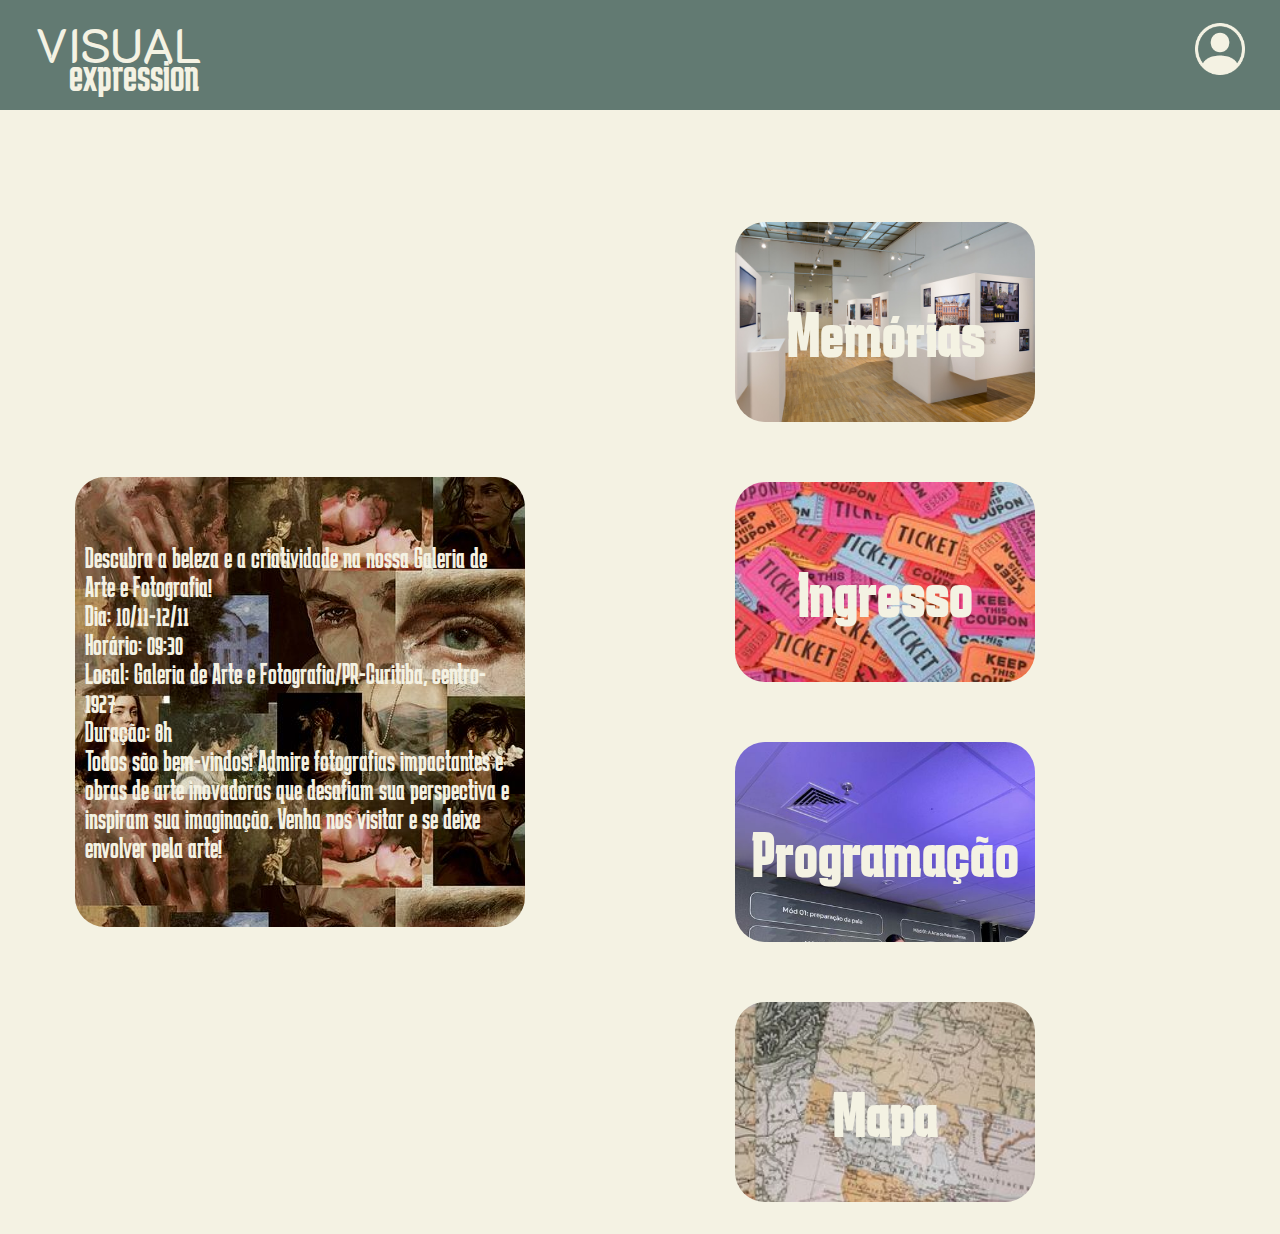
<file: index.html>
<!DOCTYPE html>
<html lang="pt-br">
<head>
    <meta charset="UTF-8">
    <meta name="viewport" content="width=device-width, initial-scale=1.0">
    <title>Visual Expression</title>
    <link rel="stylesheet" href="css/index.css">
</head>
<body>
    <nav class="menu">
        <div class="logo">
            <span>
                VISUAL
            </span>
            <span class="fonte">
                expression
            </span>
        </div>
            <span class="logo">
                <a href="perfil.html"><img src="img/perfil.png" alt=""></a>
            </span>
    </nav>

    <div class="quadrados">

        <div class="titulo">
            <p>Descubra a beleza e a criatividade na nossa Galeria de Arte e Fotografia!</p>  
            <p>Dia: 10/11-12/11</p>
            <p>Horário: 09:30</p>
            <p>Local: Galeria de Arte e Fotografia/PR-Curitiba, centro-1927</p>
            <p>Duração: 8h</p>
            <p>Todos são bem-vindos!
                Admire fotografias impactantes e obras de arte inovadoras que desafiam sua perspectiva e inspiram sua imaginação.
                Venha nos visitar e se deixe envolver pela arte!</p>
        </div>

        <section class="quadrados2">
                <a href="memorias.html">
                    <div class="mapa t">
                        <h1>Memórias</h1>
                    </div>
                </a>
                <a href="ingressos.html">
                    <div class="mapa y">
                        <h1>Ingresso</h1>
                    </div>
                </a>
                <a href="programacao.html">
                    <div class="mapa x">
                        <h1>Programação</h1>
                    </div>
                </a>
                <a href="mapa.html">
                    <div class="mapa z">
                        <h1>Mapa</h1>
                    </div>
                </a>
        </section>
    </div>
</body>
</html>
</file>
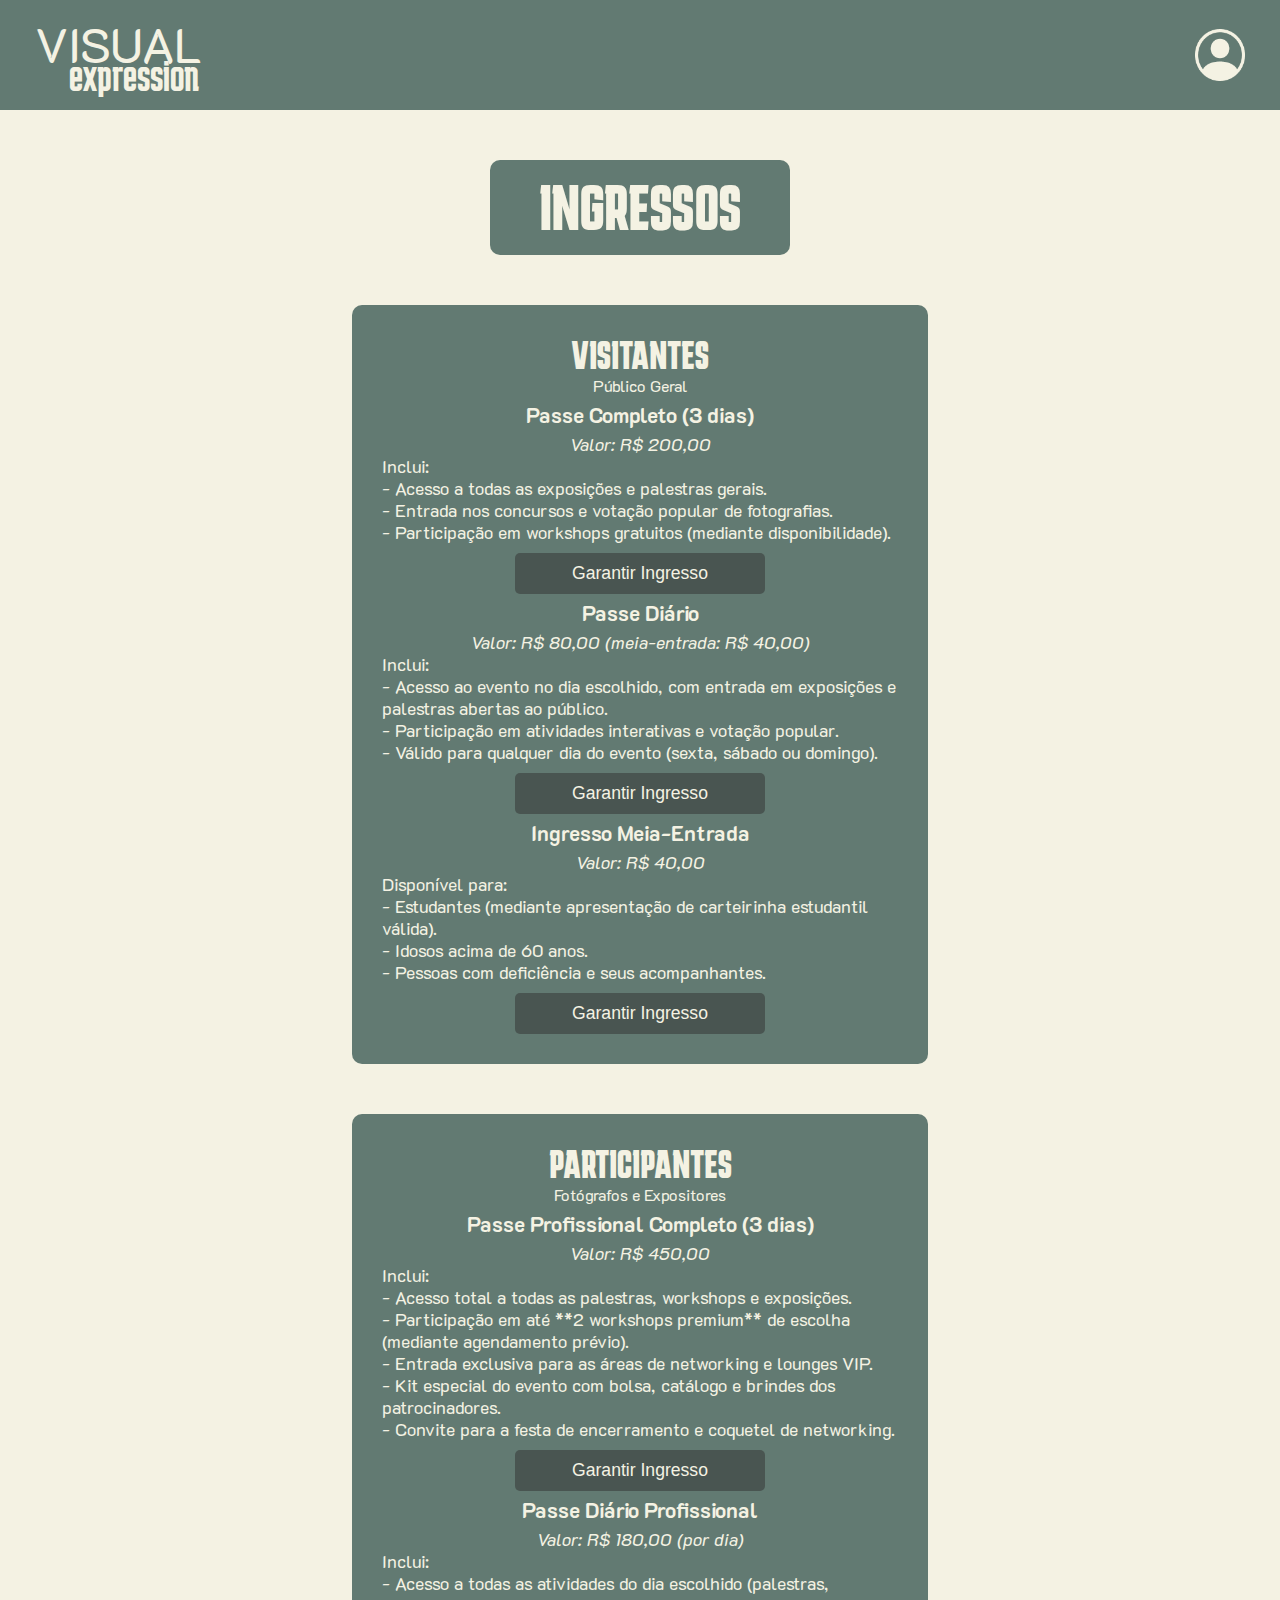
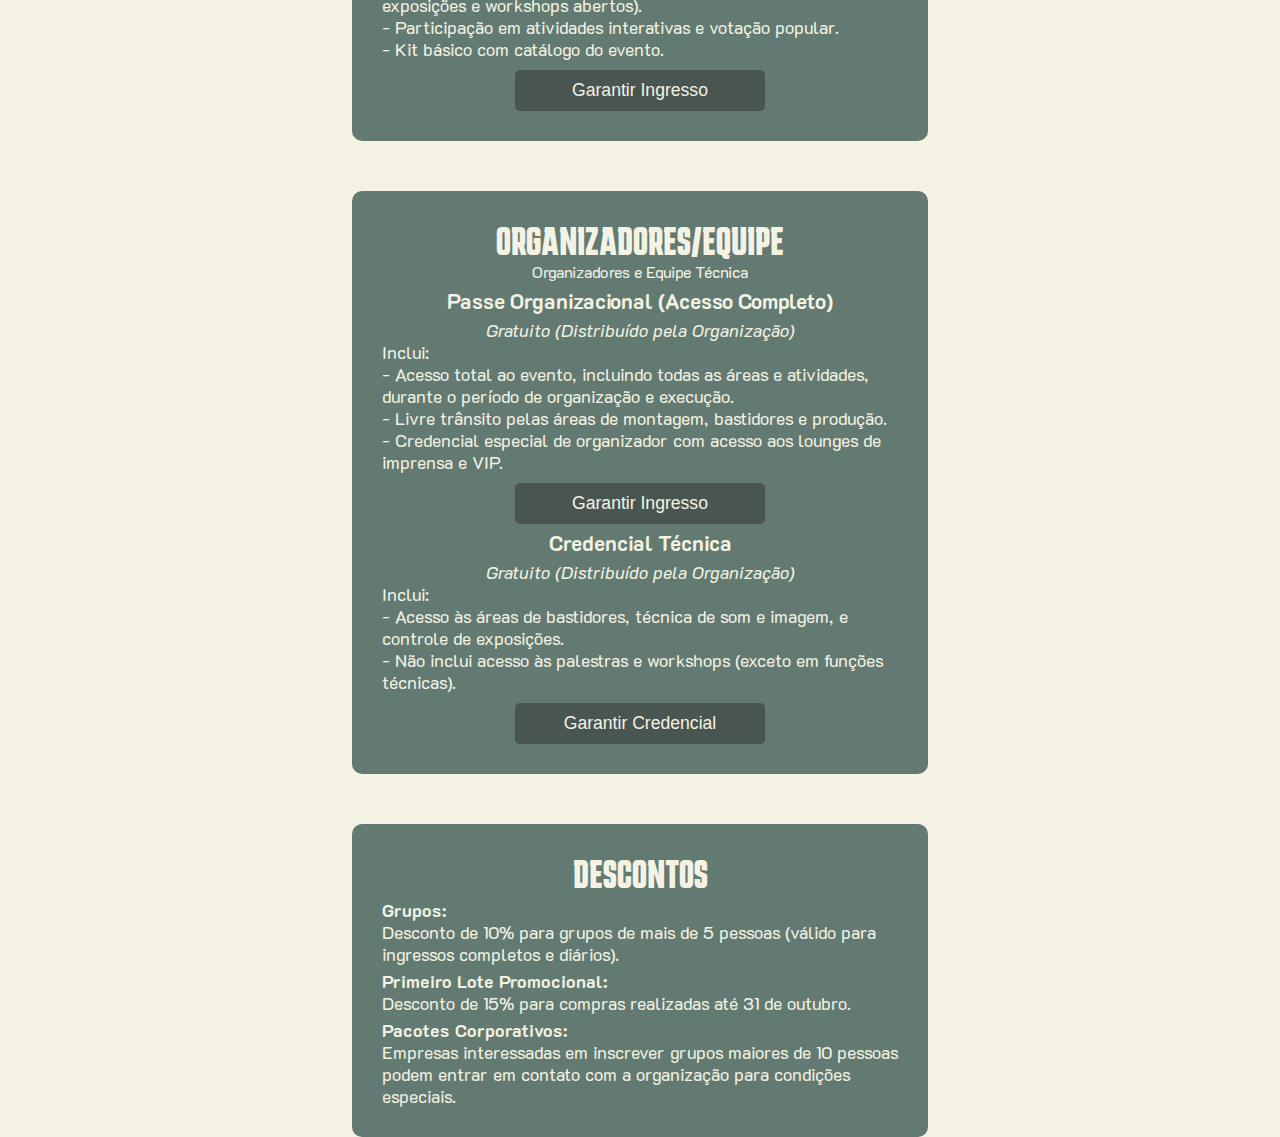
<file: ingressos.html>
<!DOCTYPE html>
<html lang="pt-br">
<head>
    <meta charset="UTF-8">
    <meta name="viewport" content="width=device-width, initial-scale=1.0">
    <title>Visual Expression - Ingressos</title>
    <link rel="stylesheet" href="css/ingressos.css">
</head>
<body>
    <nav class="menu">
        <a href="index.html">
            <div class="logo">
                <span>
                    VISUAL
                </span>
                <span class="fonte">
                    expression
                </span>
            </div>
            </a>
            <a href="perfil.html">
                <span class="logo">
                    <img src="img/perfil.png" alt="">
                </span>
            </a>
    </nav>

    <div class="contIngressos">
        <div class="titulo">
            <h1>INGRESSOS</h1>
        </div>
    </div>

    <div class="conteudo">
        <div class="visitante">
            <h2>VISITANTES</h2>
            <p>Público Geral</p>

            <p class="info">Passe Completo (3 dias)</p> 
            <div class="info2">
                <p>Valor: R$ 200,00 </p>
                <ul>Inclui: 
                    <li>- Acesso a todas as exposições e palestras gerais.</li>
                    <li>- Entrada nos concursos e votação popular de fotografias.</li>
                    <li>- Participação em workshops gratuitos (mediante disponibilidade).</li>
                </ul> 
                <div class="alinhaBtn">
                    <button class="btn" onclick="alert('Seu ingresso foi adquirido com sucesso!')">Garantir Ingresso</button>
                </div>
            </div>

            <p class="info">Passe Diário</p>  
            <div class="info2">
                <p>Valor: R$ 80,00 (meia-entrada: R$ 40,00)</p>  
                <ul>Inclui:   
                    <li>- Acesso ao evento no dia escolhido, com entrada em exposições e palestras abertas ao público.</li>   
                    <li>- Participação em atividades interativas e votação popular.</li>
                    <li>- Válido para qualquer dia do evento (sexta, sábado ou domingo).</li>
                </ul>
                <div class="alinhaBtn">
                    <button class="btn" onclick="alert('Seu ingresso foi adquirido com sucesso!')">Garantir Ingresso</button>
                </div>
            </div>

            <p class="info">Ingresso Meia-Entrada</p>  
            <div class="info2">
                <p>Valor: R$ 40,00</p>
                <ul>Disponível para:
                    <li>- Estudantes (mediante apresentação de carteirinha estudantil válida).</li>
                    <li>- Idosos acima de 60 anos.</li>
                    <li>- Pessoas com deficiência e seus acompanhantes.</li> 
                </ul>
                <div class="alinhaBtn">
                    <button class="btn" onclick="alert('Seu ingresso foi adquirido com sucesso!')">Garantir Ingresso</button>
                </div>
            </div> 
        </div>

        <div class="participante">
            <h2>PARTICIPANTES</h2>
            <p>Fotógrafos e Expositores</p>

            <p class="info">Passe Profissional Completo (3 dias)</p> 
            <div class="info2">
                <p>Valor: R$ 450,00</p>
                <ul>Inclui: 
                    <li>- Acesso total a todas as palestras, workshops e exposições.</li>
                    <li>- Participação em até **2 workshops premium** de escolha (mediante agendamento prévio).</li>
                    <li>- Entrada exclusiva para as áreas de networking e lounges VIP.</li>
                    <li>- Kit especial do evento com bolsa, catálogo e brindes dos patrocinadores.</li>
                    <li>- Convite para a festa de encerramento e coquetel de networking.</li>
                </ul> 
                <div class="alinhaBtn">
                    <button class="btn" onclick="alert('Seu ingresso foi adquirido com sucesso!')">Garantir Ingresso</button>
                </div>
            </div>

            <p class="info">Passe Diário Profissional</p>  
            <div class="info2">
                <p>Valor: R$ 180,00 (por dia)</p>  
                <ul>Inclui:   
                    <li>- Acesso a todas as atividades do dia escolhido (palestras, exposições e workshops abertos).</li>   
                    <li>- Participação em atividades interativas e votação popular.</li>
                    <li>- Kit básico com catálogo do evento.</li>
                </ul>
                <div class="alinhaBtn">
                    <button class="btn" onclick="alert('Seu ingresso foi adquirido com sucesso!')">Garantir Ingresso</button>
                </div>
            </div>
        </div>

        <div class="organizador">
            <h2>ORGANIZADORES/EQUIPE</h2>
            <p>Organizadores e Equipe Técnica</p>

            <p class="info">Passe Organizacional (Acesso Completo)</p> 
            <div class="info2">
                <p>Gratuito (Distribuído pela Organização)</p>
                <ul>Inclui: 
                    <li>- Acesso total ao evento, incluindo todas as áreas e atividades, durante o período de organização e execução.</li>
                    <li>- Livre trânsito pelas áreas de montagem, bastidores e produção.</li>
                    <li>- Credencial especial de organizador com acesso aos lounges de imprensa e VIP.</li>
                </ul> 
                <div class="alinhaBtn">
                    <button class="btn" onclick="alert('Seu ingresso foi adquirido com sucesso!')">Garantir Ingresso</button>
                </div>
            </div>

            <p class="info">Credencial Técnica</p>  
            <div class="info2">
                <p>Gratuito (Distribuído pela Organização)</p>  
                <ul>Inclui:   
                    <li>- Acesso às áreas de bastidores, técnica de som e imagem, e controle de exposições.</li>   
                    <li>- Não inclui acesso às palestras e workshops (exceto em funções técnicas).</li>
                </ul>
                <div class="alinhaBtn">
                    <button class="btn" onclick="alert('Sua credencial foi adquirida com sucesso!')">Garantir Credencial</button>
                </div>
            </div>
        </div>

        <div class="desconto">
            <h2>DESCONTOS</h2>  
            <div class="info2">
                <ul>Grupos:
                    <li>Desconto de 10% para grupos de mais de 5 pessoas (válido para ingressos completos e diários).</li>
                </ul>
                <ul>Primeiro Lote Promocional:
                    <li>Desconto de 15% para compras realizadas até 31 de outubro.</li>
                </ul>
                <ul>Pacotes Corporativos:
                    <li>Empresas interessadas em inscrever grupos maiores de 10 pessoas podem entrar em contato com a organização para condições especiais.</li>
                </ul>
        </div>
    </div>
</body>
</html>
</file>
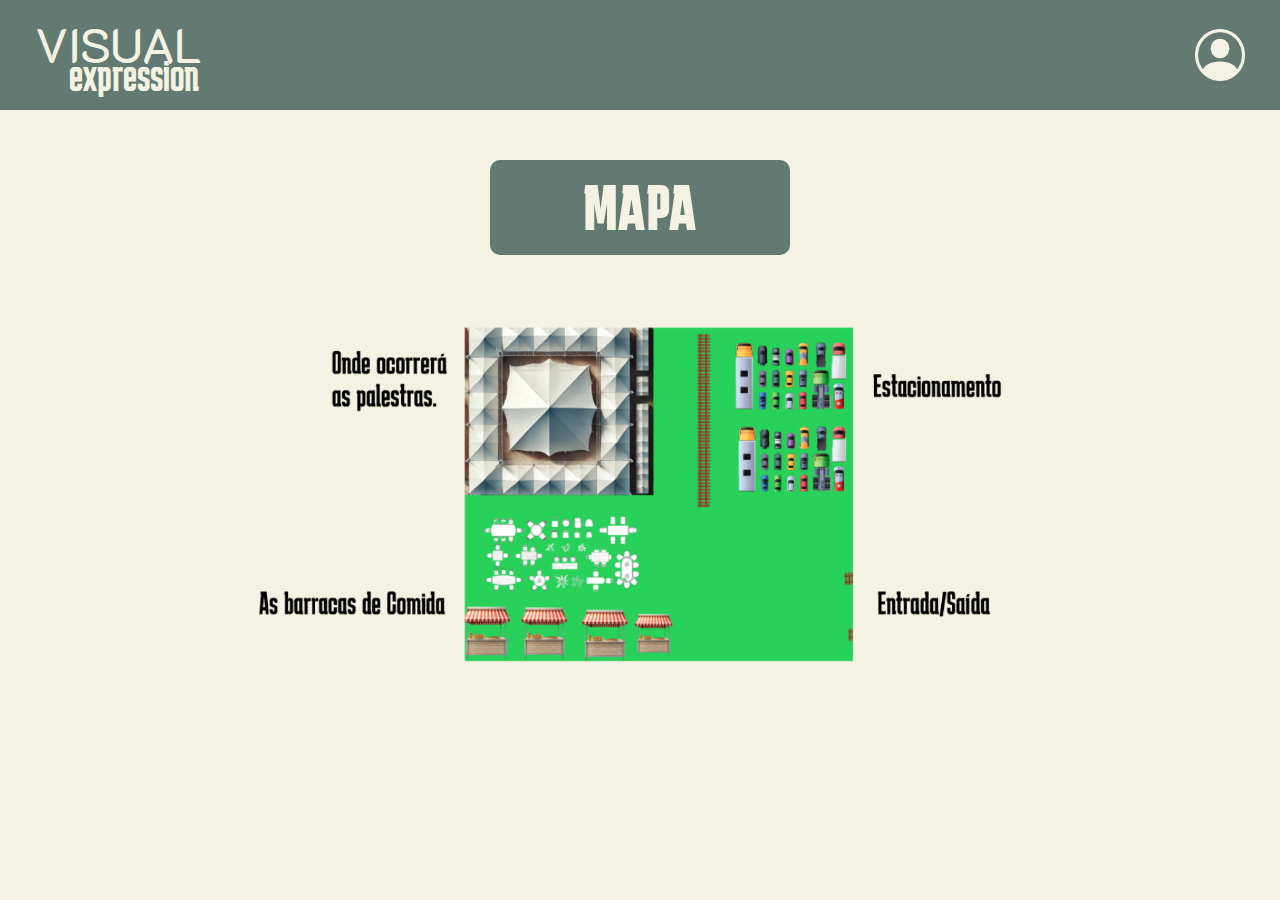
<file: mapa.html>
<!DOCTYPE html>
<html lang="en">
<head>
    <meta charset="UTF-8">
    <meta name="viewport" content="width=device-width, initial-scale=1.0">
    <title>Visual Expression - Mapa</title>
    <link rel="stylesheet" href="css/mapa.css">
</head>
<body>
    <nav class="menu">
        <a href="index.html">
        <div class="logo">
            <span>
                VISUAL
            </span>
            <span class="fonte">
                expression
            </span>
        </div>
        </a>
        <a href="perfil.html">
            <span class="logo">
                <img src="img/perfil.png" alt="">
            </span>
        </a>
    </nav>

    <div class="contMapa">
        <div class="titulo">
            <h1>MAPA</h1>
        </div>
    </div>

    <div class = "mapaeve">
        <img src="img/mapa.png" alt="">
    </div>
</body>
</html>
</file>
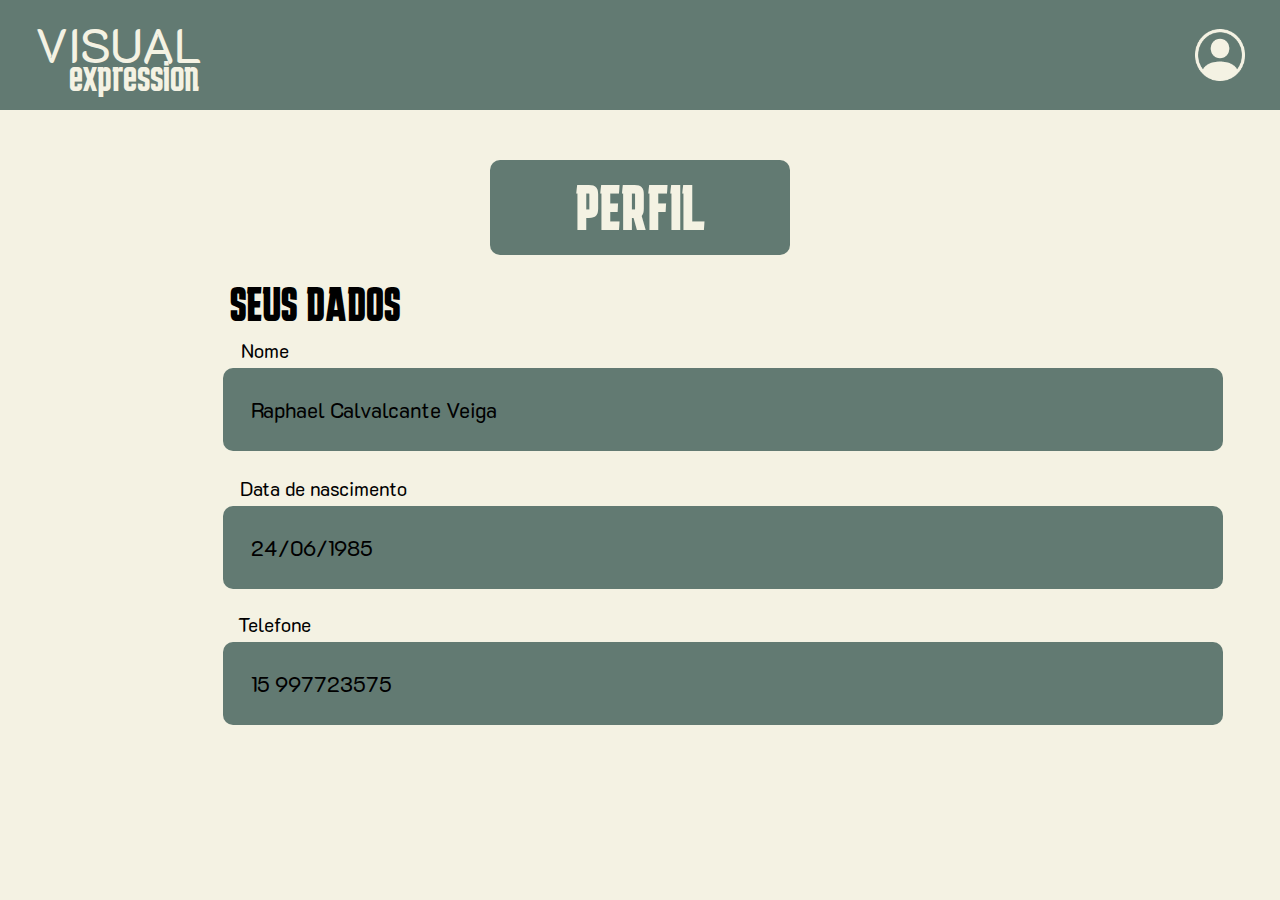
<file: perfil.html>
<!DOCTYPE html>
<html lang="en">
<head>
    <meta charset="UTF-8">
    <meta name="viewport" content="width=device-width, initial-scale=1.0">
    <title>Visual Expression - Perfil</title>
    <link rel="stylesheet" href="css/perfil.css">
</head>
<body>
    <nav class="menu">
        <a href="index.html">
            <div class="logo">
                <span>
                    VISUAL
                </span>
                <span class="fonte">
                    expression
                </span>
            </div>
            </a>
            <a href="perfil.html">
                <span class="logo">
                    <img src="img/perfil.png" alt="">
                </span>
            </a>
    </nav>

    <div class="contPerfil">
        <div class="titulo">
            <h1>PERFIL</h1>
        </div>
    </div>

    <div class="textobord">
        <h2>SEUS DADOS</h2>
    </div>

    <div>
        <div class="Nome"> Nome </div>
        <div class="borda2">
            <div class = "nomeinfo"> Raphael Calvalcante Veiga</div>
        </div>
        <div class = "InfoUm">Data de nascimento</div>
    </div>
    <div>
      <div class="borda3">
        <div class="Infodate">24/06/1985</div>
    </div> 
    <div class="DataNascimento"> Telefone</div>
    <div class = "borda4">
        <div class = "numero">15 997723575</div>
    </div>
</body>
</html>
</file>
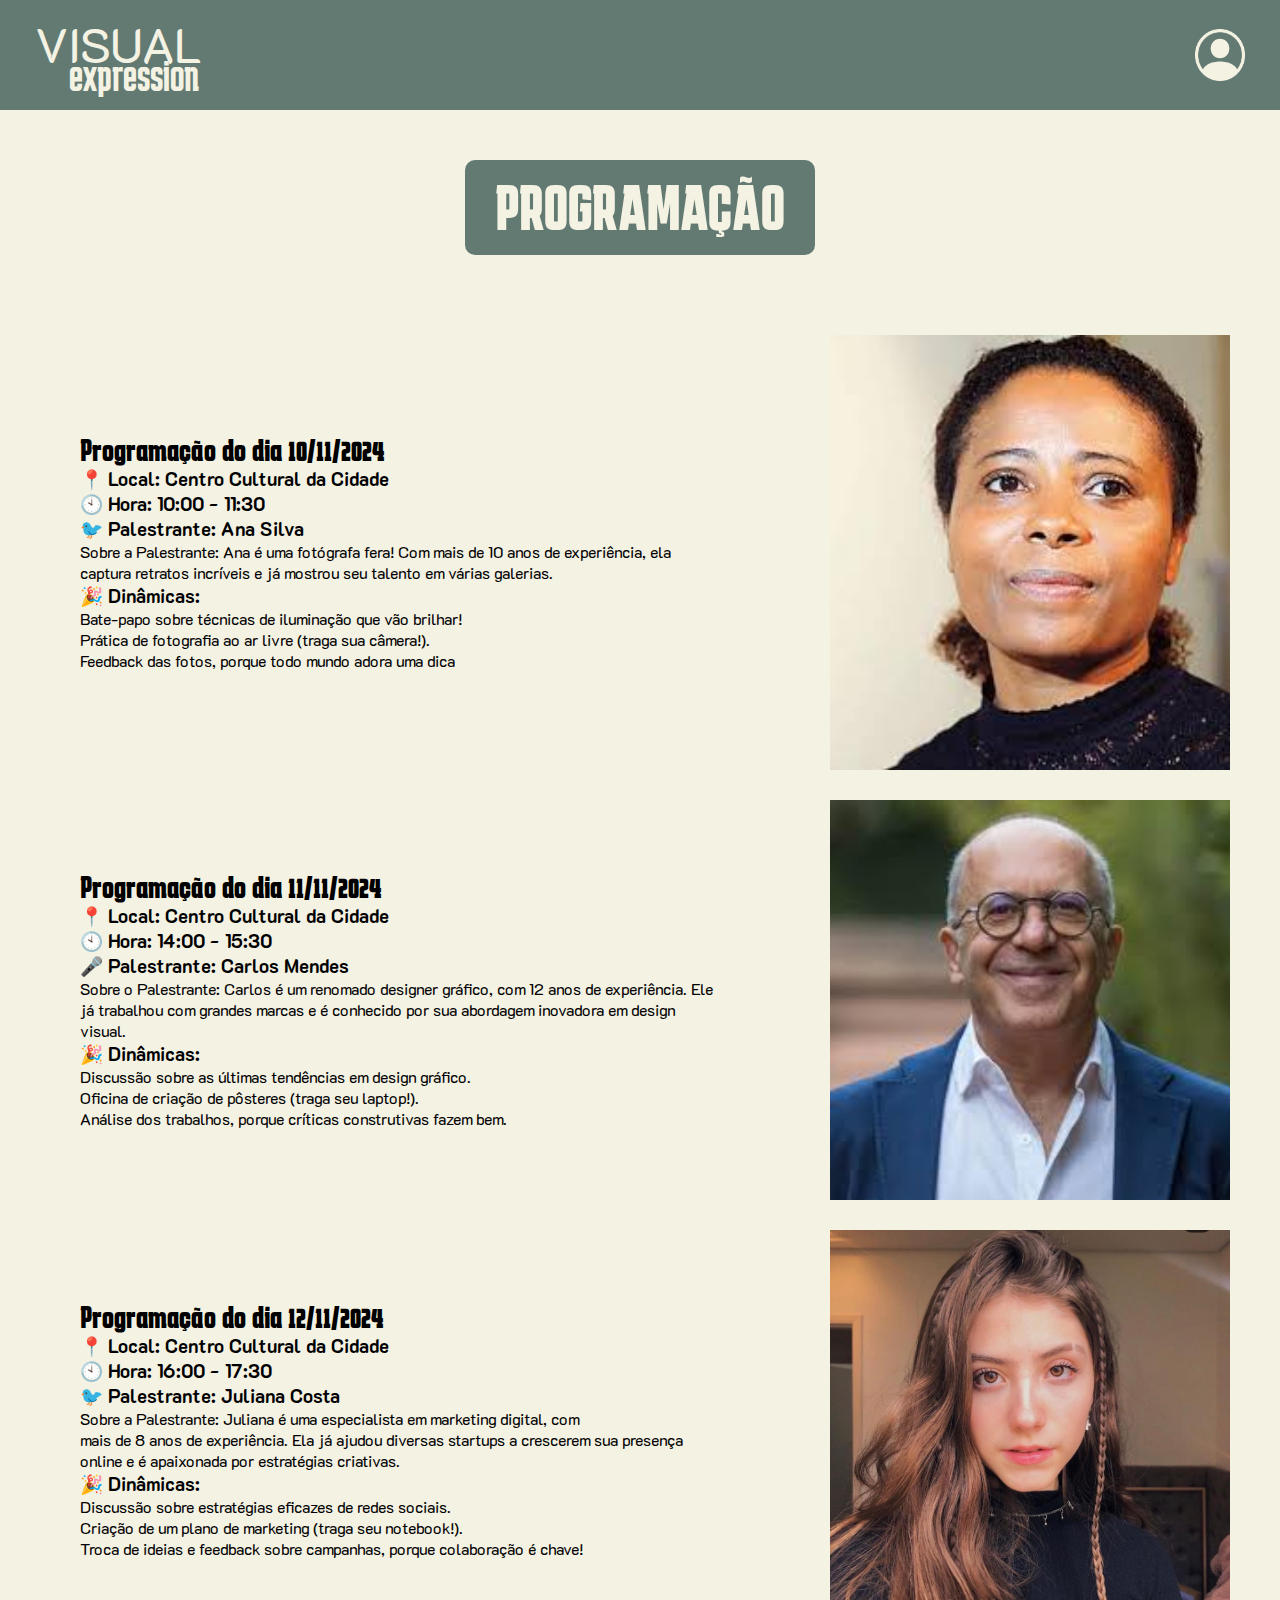
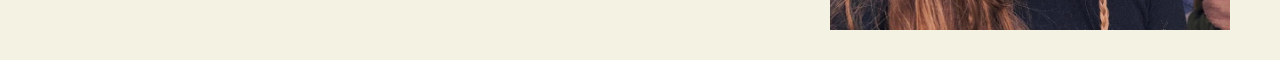
<file: programacao.html>
<!DOCTYPE html>
<html lang="pt-br">

<head>
    <meta charset="UTF-8">
    <meta name="viewport" content="width=device-width, initial-scale=1.0">
    <title>Visual Expression - Programação</title>
    <link rel="stylesheet" href="css/programacao.css">
</head>

<body>
    <nav class="menu">
        <a href="index.html">
            <div class="logo">
                <span>
                    VISUAL
                </span>
                <span class="fonte">
                    expression
                </span>
            </div>
            </a>
            <a href="perfil.html">
                <span class="logo">
                    <img src="img/perfil.png" alt="">
                </span>
            </a>
    </nav>

    <div class="contProg">
        <div class="titulo">
            <h1>PROGRAMAÇÃO</h1>
        </div>
    </div>

    <div class="programacao1">
        <div class="data1">
            <h1>Programação do dia 10/11/2024</h1>
            <h3>📍 Local: Centro Cultural da Cidade</h3>
            <h3>🕙 Hora: 10:00 - 11:30</h3>
            <h3>🐦 Palestrante: Ana Silva</h3>
            <p class="texto">
                Sobre a Palestrante: Ana é uma fotógrafa fera! Com mais de 10 anos de experiência, ela captura
                retratos incríveis e já mostrou seu talento em várias galerias.
            </p>
            <h3>🎉 Dinâmicas:</h3>
            <p class="texto">
                Bate-papo sobre técnicas de iluminação que vão brilhar! <br>
                Prática de fotografia ao ar livre (traga sua câmera!). <br>
                Feedback das fotos, porque todo mundo adora uma dica <br>
            </p>
        </div>
        <img class="ana" src="img/ana.png" alt="">
    </div>


    <div class="programacao2">
        <div class="data2">
            <h1>Programação do dia 11/11/2024</h1>
            <h3>📍 Local: Centro Cultural da Cidade</h3>
            <h3>🕙 Hora: 14:00 - 15:30</h3>
            <h3>🎤 Palestrante: Carlos Mendes</h3>
            <p class="texto">
                Sobre o Palestrante: Carlos é um renomado designer gráfico, com 12 anos de experiência. Ele já
                trabalhou com grandes marcas e é conhecido por sua abordagem inovadora em design visual.
            </p>
            <h3>🎉 Dinâmicas:</h3>
            <p class="texto">
                Discussão sobre as últimas tendências em design gráfico. <br>
                Oficina de criação de pôsteres (traga seu laptop!). <br>
                Análise dos trabalhos, porque críticas construtivas fazem bem. <br>
            </p>
        </div>
        <img class="carlos" src="img/carlos.png" alt="">
    </div>

    <div class="programacao3">
        <div class="data3">
            <h1>Programação do dia 12/11/2024</h1>
            <h3>📍 Local: Centro Cultural da Cidade</h3>
            <h3>🕙 Hora: 16:00 - 17:30</h3>
            <h3>🐦 Palestrante: Juliana Costa</h3>
            <p class="texto">
                Sobre a Palestrante: Juliana é uma especialista em marketing digital, com <br>mais de 8 anos de experiência. Ela já ajudou diversas startups a crescerem sua presença online e é apaixonada por estratégias criativas.
            </p>
            <h3>🎉 Dinâmicas:</h3>
            <p class="texto">
                Discussão sobre estratégias eficazes de redes sociais. <br>
                Criação de um plano de marketing (traga seu notebook!). <br>
                Troca de ideias e feedback sobre campanhas, porque colaboração é chave! <br>
            </p>
        </div>
        <img class="juliana" src="img/juliana.png" alt="">
    </div>
</body>
</html>
</file>
<file: css/index.css>
@import url('https://fonts.googleapis.com/css2?family=K2D:ital,wght@0,100;0,200;0,300;0,400;0,500;0,600;0,700;0,800;1,100;1,200;1,300;1,400;1,500;1,600;1,700;1,800&display=swap'); 
@import url('https://fonts.googleapis.com/css2?family=K2D:ital,wght@0,100;0,200;0,300;0,400;0,500;0,600;0,700;0,800;1,100;1,200;1,300;1,400;1,500;1,600;1,700;1,800&family=Karantina:wght@300;400;700&display=swap'); 

* { 
    margin: 0; 
    padding: 0; 
    box-sizing: border-box; 
    text-decoration: none;
} 

body{ 
    background-color: #F4F2E3; 
} 
.menu{ 
    background-color:#627A72; 
    display: flex; 
    justify-content: space-between; 
    align-items: center; 
    color: #F4F2E3; 
    height: 110px; 
    padding: 35px; 
    font-family: "K2D", sans-serif; 
    font-size: 3rem; 
} 

.logo{ 
    display: flex; 
    flex-direction: column; 
    align-items: center; 
    justify-content:center; 
} 

.fonte{ 
    font-family: "Karantina", system-ui; 
    margin-left: 30px; 
    margin-top: -25px; 
} 

img{ 
    width: 50px; 
}

.titulo{ 
    font-family: "Karantina", system-ui; 
    color: #F4F2E3; 
    background-image: url(../img/principal.png); 
    text-align: left;
    display: flex; 
    justify-content: center; 
    margin-top: -20px; 
    width: 450px;
    height: 450px; 
    border-radius: 30px; 
    font-size: 1.8rem; 
    margin-right: 40px;
    flex-direction: column;
    padding: 10px;
} 

.contQuad{ 
    display: flex; 
    align-items: center; 
    height: 100%;
    justify-content: center; 
} 

.mapa{ 
    font-family: "Karantina", system-ui; 
    color: #F4F2E3; 
    text-align: center;
    display: flex; 
    justify-content: center; 
    padding: 80px; 
    margin: 30px; 
    height: 200px;
    width: 300px; 
    border-radius: 30px; 
    font-size: 2rem;
    background-size: cover;
} 
.t{
    background-image: url('../img/exposição.png');
}
.y{
    background-image: url('../img/ingresso.png');
}
.x{
    background-image: url('../img/cartas.png');
}
.z{
    background-image: url('../img/mapa2.png');
}

.quadrados2{
    display: flex;
    align-items: center;
    width: 50vw;
    flex-wrap: wrap;
    justify-content: center;  
}

.quadrados{
    display: flex;
    justify-content: center;
    align-items: center;
    flex-wrap: wrap;
    padding: 2px;
    margin-top: 80px;
}
</file>
<file: css/ingressos.css>
@import url('https://fonts.googleapis.com/css2?family=K2D:ital,wght@0,100;0,200;0,300;0,400;0,500;0,600;0,700;0,800;1,100;1,200;1,300;1,400;1,500;1,600;1,700;1,800&display=swap');
@import url('https://fonts.googleapis.com/css2?family=K2D:ital,wght@0,100;0,200;0,300;0,400;0,500;0,600;0,700;0,800;1,100;1,200;1,300;1,400;1,500;1,600;1,700;1,800&family=Karantina:wght@300;400;700&display=swap');

* {
    margin: 0;
    padding: 0;
    box-sizing: border-box;
    list-style: none;
    text-decoration: none;
    color: #F4F2E3;
}

body{
    background-color: #F4F2E3;
}

.menu{
    background-color:#627A72;
    display: flex;
    justify-content: space-between;
    align-items: center;
    color: #F4F2E3;
    height: 110px;
    padding: 35px;
    font-family: "K2D", sans-serif;
    font-size: 3rem;
}

.logo{
    display: flex;
    flex-direction: column;
    align-items: center;
    justify-content:center;
}

.fonte{
    font-family: "Karantina", system-ui;
    margin-left: 30px;
    margin-top: -25px;
}

img{
    width: 50px;
}

.titulo{ 
    font-family: "Karantina", system-ui; 
    color: #F4F2E3; 
    background-color: #627A72; 
    display: flex; 
    justify-content: center; 
    align-items: center; 
    padding: 15px; 
    margin: 50px; 
    width: 300px; 
    border-radius: 10px; 
    font-size: 2rem; 
} 

.contIngressos{
    display: flex;
    align-items: center;
    justify-content: center;
}

.visitante, .participante, .organizador, .desconto{
    font-family: "K2D", sans-serif;;
    color: #F4F2E3;
    background-color: #627A72;
    padding: 30px;
    width: 45vw;
    border-radius: 10px;
    font-size: 1rem;
    text-align: center;
}

.conteudo{
    display: flex;
    gap: 50px;
    align-items: center;
    justify-content: center;
    flex-direction: column;
}

h2{
    font-family: "Karantina", system-ui;
    font-size: 2.5rem;
}

.info{
    text-align: center;
    font-weight: bold;
    font-size: 1.3rem;
    margin: 5px;
}

.info2{
    text-align: start;
    font-size: 1.1rem;
}

.info2 p{
    text-align: center;
    font-style: italic;
}

.btn{
    background-color: #495551;
    color: #F4F2E3;
    padding: 10px;
    border-radius: 5px;
    margin-top: 10px;
    width: 250px;
    font-size: 1.1rem;
    border: none;
}

.alinhaBtn{
    justify-content: center;
    align-items: center;
    display: flex;
}

.desconto ul{
    font-weight: bold;
    margin-top: 5px;
}

.desconto li{
    font-weight: lighter;
}
</file>
<file: css/mapa.css>
@import url('https://fonts.googleapis.com/css2?family=K2D:ital,wght@0,100;0,200;0,300;0,400;0,500;0,600;0,700;0,800;1,100;1,200;1,300;1,400;1,500;1,600;1,700;1,800&display=swap');
@import url('https://fonts.googleapis.com/css2?family=K2D:ital,wght@0,100;0,200;0,300;0,400;0,500;0,600;0,700;0,800;1,100;1,200;1,300;1,400;1,500;1,600;1,700;1,800&family=Karantina:wght@300;400;700&display=swap');

* {
    margin: 0;
    padding: 0;
    box-sizing: border-box;
    list-style: none;
    text-decoration: none;
    color: #F4F2E3;
}

body{
    background-color: #F4F2E3;
}

.menu{
    background-color:#627A72;
    display: flex;
    justify-content: space-between;
    align-items: center;
    color: #F4F2E3;
    height: 110px;
    padding: 35px;
    font-family: "K2D", sans-serif;
    font-size: 3rem;
}

.logo{
    display: flex;
    flex-direction: column;
    align-items: center;
    justify-content:center;
}

.fonte{
    font-family: "Karantina", system-ui;
    margin-left: 30px;
    margin-top: -25px;
}

img{
    width: 50px;
}

.titulo{ 
    font-family: "Karantina", system-ui; 
    color: #F4F2E3; 
    background-color: #627A72; 
    display: flex; 
    justify-content: center; 
    align-items: center; 
    padding: 15px; 
    margin: 50px; 
    width: 300px; 
    border-radius: 10px; 
    font-size: 2rem; 
} 

.contMapa{
    display: flex;
    align-items: center;
    justify-content: center;
}

.mapaeve{
    display: flex;
    justify-content: center;
    align-items: center;
}

.mapaeve img{
    width: 800px;
}
</file>
<file: css/perfil.css>
@import url('https://fonts.googleapis.com/css2?family=K2D:ital,wght@0,100;0,200;0,300;0,400;0,500;0,600;0,700;0,800;1,100;1,200;1,300;1,400;1,500;1,600;1,700;1,800&display=swap');
@import url('https://fonts.googleapis.com/css2?family=K2D:ital,wght@0,100;0,200;0,300;0,400;0,500;0,600;0,700;0,800;1,100;1,200;1,300;1,400;1,500;1,600;1,700;1,800&family=Karantina:wght@300;400;700&display=swap');

* {
    margin: 0;
    padding: 0;
    box-sizing: border-box;
    list-style: none;
    text-decoration: none;
}

body{
    background-color: #F4F2E3;
}

.menu{
    background-color:#627A72;
    display: flex;
    justify-content: space-between;
    align-items: center;
    color: #F4F2E3;
    height: 110px;
    padding: 35px;
    font-family: "K2D", sans-serif;
    font-size: 3rem;
}

.logo{
    display: flex;
    flex-direction: column;
    align-items: center;
    justify-content:center;
    color: #F4F2E3;
}

.fonte{
    font-family: "Karantina", system-ui;
    margin-left: 30px;
    margin-top: -25px;
}

img{
    width: 50px;
}

.titulo{ 
    font-family: "Karantina", system-ui; 
    color: #F4F2E3; 
    background-color: #627A72; 
    display: flex; 
    justify-content: center; 
    align-items: center; 
    padding: 15px; 
    margin: 50px; 
    width: 300px; 
    border-radius: 10px; 
    font-size: 2rem; 
} 

.contPerfil{
    display: flex;
    align-items: center;
    justify-content: center;
}

.InfoPess{
    display: flex;
    justify-content: center;
    align-items: center;
    flex-direction:column;
}
.textobord{
    display: flex;
    margin-left: 230px;
    font-size: 2rem;
    font-family: "Karantina", system-ui; 
    margin-top: -25px;
}
.borda2{
    background-color: #627A72;
    display: flex;    
    width: 1000px;
    padding: 28px;
    border-radius: 10px;
    margin-left: 223px;
    margin-top: 5px;
    font-family: "K2D", sans-serif;
}

.Nome{
    margin-left: 241px;
    font-size: 1.2rem;
    font-family: "K2D", sans-serif;
    margin-top: 10px;
}

.borda3{
    background-color: #627A72;
    display: flex;    
    width: 1000px;
    padding: 28px;
    border-radius: 10px;
    margin-left: 223px;
    margin-top: 5px; 
    font-family: "K2D", sans-serif;
}

.DataNascimento{
    margin-top: 23px;
    font-size: 1.2rem;
    margin-left: 238px;
    font-family: "K2D", sans-serif;
     
}
.InfoUm{
    margin-left: 240px;
    font-size: 1.2rem;
    margin-top: 25px;
    font-family: "K2D", sans-serif;
}

.borda4{
    background-color: #627A72;
    display: flex;    
    width: 1000px;
    padding: 28px;
    border-radius: 10px;
    margin-left: 223px;
    margin-top: 5px; 
    font-family: "K2D", sans-serif;
}

.nomeinfo{
    display: flex;
    justify-content: center;
    align-items: center;
    font-size: 1.3rem;
    font-family: "K2D", sans-serif;
}

.numero{
    display: flex;
    justify-content: center;
    align-items: center;
    font-size: 1.3rem;
    font-family: "K2D", sans-serif;
}

.Infodate{
    display: flex;
    justify-content: center;
    align-items: center;
    font-size: 1.3rem;
    font-family: "K2D", sans-serif;
}
</file>
<file: css/programacao.css>
@import url('https://fonts.googleapis.com/css2?family=K2D:ital,wght@0,100;0,200;0,300;0,400;0,500;0,600;0,700;0,800;1,100;1,200;1,300;1,400;1,500;1,600;1,700;1,800&display=swap');
@import url('https://fonts.googleapis.com/css2?family=K2D:ital,wght@0,100;0,200;0,300;0,400;0,500;0,600;0,700;0,800;1,100;1,200;1,300;1,400;1,500;1,600;1,700;1,800&family=Karantina:wght@300;400;700&display=swap');

* {
    margin: 0;
    padding: 0;
    box-sizing: border-box;
    list-style: none;
    text-decoration: none;
}

body{
    background-color: #F4F2E3;
}

.menu{
    background-color:#627A72;
    display: flex;
    justify-content: space-between;
    align-items: center;
    color: #F4F2E3;
    height: 110px;
    padding: 35px;
    font-family: "K2D", sans-serif;
    font-size: 3rem;
}

.logo{
    display: flex;
    flex-direction: column;
    align-items: center;
    justify-content:center;
    color: #F4F2E3;
}

.fonte{
    font-family: "Karantina", system-ui;
    margin-left: 30px;
    margin-top: -25px;
}

img{
    width: 50px;
}

.titulo{ 
    font-family: "Karantina", system-ui; 
    color: #F4F2E3; 
    background-color: #627A72; 
    display: flex; 
    justify-content: center; 
    align-items: center; 
    padding: 15px; 
    margin: 50px; 
    width: 350px; 
    border-radius: 10px; 
    font-size: 2rem; 
} 

.contProg{
    display: flex;
    align-items: center;
    justify-content: center;
}

.programacao1{
    display: flex;
    justify-content: space-between;
    align-items: center;
    margin-inline: 50px;
    margin-block: 30px;
}

.data1{
    margin-left: 30px;
    font-family: "K2D", sans-serif;
}

.programacao2{
    display: flex;
    justify-content: space-between;
    align-items: center;
    margin-inline: 50px;
    margin-block: 30px;
}
.data2{
    margin-left: 30px;
    font-family: "K2D", sans-serif;
}

.programacao3{
    display: flex;
    justify-content: space-between;
    align-items: center;
    margin-inline: 50px;
    margin-block: 30px;
}

.data3{
    margin-left: 30px;
    font-family: "K2D", sans-serif;
}

.carlos{
    width: 400px;
}

.texto{
    width: 50vw;
    font-family: "K2D", sans-serif;
}

.ana{
    width: 400px;
}

.juliana{
    width: 400px;
}

h1{
    font-family: "Karantina", system-ui; 
}
</file>
